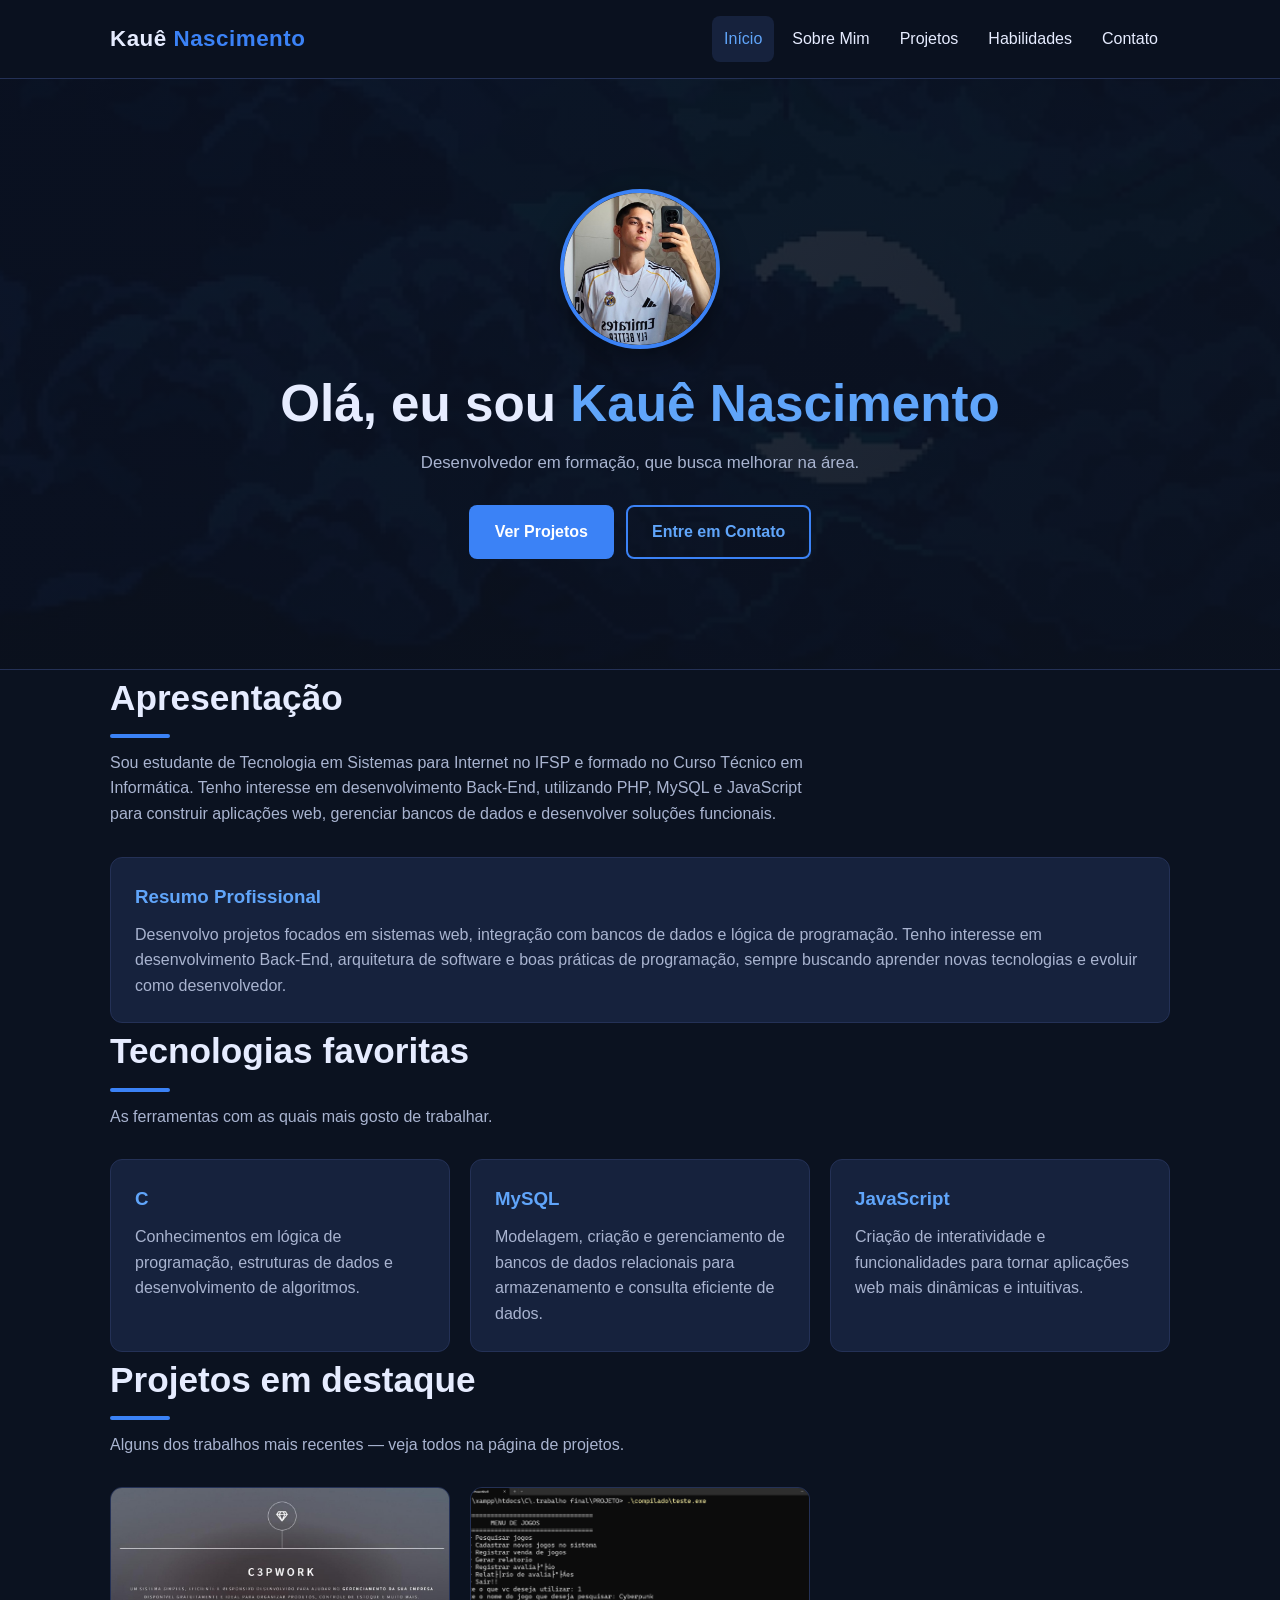
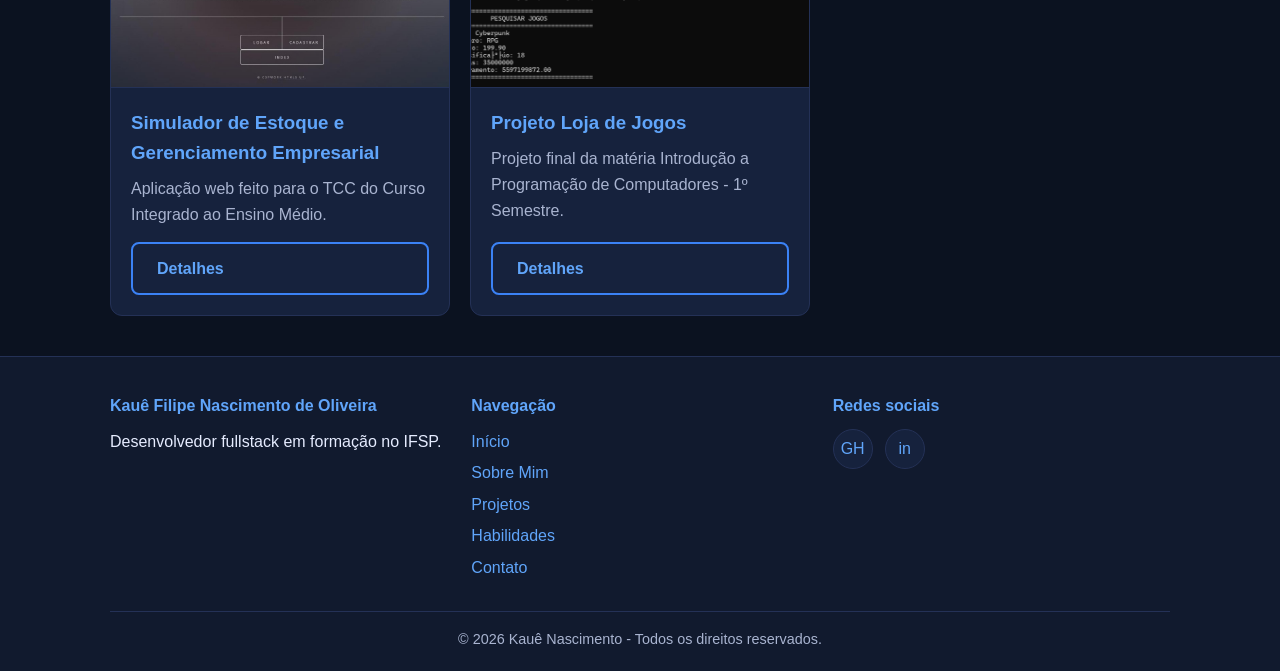
<file: index.html>
<!DOCTYPE html>
<html lang="pt-BR">

<head>
    <meta charset="UTF-8" />
    <meta name="viewport" content="width=device-width, initial-scale=1.0" />
    <meta name="author" content="Seu Nome" />
    <title>Início</title>
    <link rel="stylesheet" href="css/style.css" />
</head>

<body>
    <header class="site-header">
        <nav class="nav" aria-label="Menu principal">
            <a href="index.html" class="logo">Kauê <span>Nascimento</span></a>
            <button class="nav-toggle" aria-label="Abrir menu" aria-expanded="false" aria-controls="menu">☰</button>
            <ul class="nav-menu" id="menu">
                <li><a href="index.html">Início</a></li>
                <li><a href="sobre.html">Sobre Mim</a></li>
                <li><a href="projetos.html">Projetos</a></li>
                <li><a href="habilidades.html">Habilidades</a></li>
                <li><a href="contato.html">Contato</a></li>
            </ul>
        </nav>
    </header>

    <main id="conteudo">
        <section class="hero" aria-labelledby="hero-title">
            <div class="hero-content">
                <img src="img/perfil.jpg" alt="Foto de perfil de Kauê Filipe" class="profile-photo" width="160"
                    height="160" />
                <h1 id="hero-title">Olá, eu sou <span>Kauê Nascimento</span></h1>
                <p>Desenvolvedor em formação, que busca melhorar na área.</p>
                <div class="btn-group">
                    <a href="projetos.html" class="btn btn-primary">Ver Projetos</a>
                    <a href="contato.html" class="btn btn-outline">Entre em Contato</a>
                </div>
            </div>
        </section>

        <section class="container" aria-labelledby="sobre-title">
            <h2 class="section-title" id="sobre-title">Apresentação</h2>
            <p class="section-subtitle">
                Sou estudante de Tecnologia em Sistemas para Internet no IFSP e formado no Curso Técnico em Informática.
                Tenho interesse em desenvolvimento Back-End, utilizando PHP, MySQL e JavaScript para construir
                aplicações web, gerenciar bancos de dados e desenvolver soluções funcionais.
            </p>

            <article class="card fade-in">
                <h3>Resumo Profissional</h3>
                <p>
                    Desenvolvo projetos focados em sistemas web, integração com bancos de dados
                    e lógica de programação. Tenho interesse em desenvolvimento Back-End,
                    arquitetura de software e boas práticas de programação, sempre buscando
                    aprender novas tecnologias e evoluir como desenvolvedor.
                </p>
            </article>
        </section>

        <section class="container" aria-labelledby="techs-title">
            <h2 class="section-title" id="techs-title">Tecnologias favoritas</h2>
            <p class="section-subtitle">As ferramentas com as quais mais gosto de trabalhar.</p>

            <div class="grid grid-3">
                <article class="card">
                    <h3>C</h3>
                    <p>Conhecimentos em lógica de programação, estruturas de dados e
                        desenvolvimento de algoritmos.</p>
                </article>
                <article class="card">
                    <h3>MySQL</h3>
                    <p>Modelagem, criação e gerenciamento de bancos de dados relacionais para armazenamento e consulta
                        eficiente de dados.</p>
                </article>
                <article class="card">
                    <h3>JavaScript</h3>
                    <p>Criação de interatividade e funcionalidades para tornar aplicações web
                        mais dinâmicas e intuitivas.</p>
                </article>
            </div>
        </section>

        <section class="container" aria-labelledby="destaque-title">
            <h2 class="section-title" id="destaque-title">Projetos em destaque</h2>
            <p class="section-subtitle">Alguns dos trabalhos mais recentes — veja todos na página de projetos.</p>

            <div class="grid grid-3">
                <article class="project-card">
                    <img src="img/projeto1.jpeg" alt="Simulador de Estoque e Gerenciamento Empresarial"
                        loading="lazy" />
                    <div class="project-body">
                        <h3>Simulador de Estoque e Gerenciamento Empresarial</h3>
                        <p>Aplicação web feito para o TCC do Curso Integrado ao Ensino Médio.</p>
                        <a href="projetos.html" class="btn btn-outline">Detalhes</a>
                    </div>
                </article>
                <article class="project-card">
                    <img src="img/projeto2.png" alt="Projeto Loja de Jogos" loading="lazy" />
                    <div class="project-body">
                        <h3>Projeto Loja de Jogos</h3>
                        <p>Projeto final da matéria Introdução a Programação de Computadores - 1º Semestre.</p>
                        <a href="projetos.html" class="btn btn-outline">Detalhes</a>
                    </div>
                </article>
            </div>
        </section>
    </main>

    <footer class="site-footer">
        <div class="container">
            <div class="footer-grid">
                <div>
                    <h4>Kauê Filipe Nascimento de Oliveira</h4>
                    <p>Desenvolvedor fullstack em formação no IFSP.</p>
                </div>
                <div>
                    <h4>Navegação</h4>
                    <ul>
                        <li><a href="index.html">Início</a></li>
                        <li><a href="sobre.html">Sobre Mim</a></li>
                        <li><a href="projetos.html">Projetos</a></li>
                        <li><a href="habilidades.html">Habilidades</a></li>
                        <li><a href="contato.html">Contato</a></li>
                    </ul>
                </div>
                <div>
                    <h4>Redes sociais</h4>
                    <div class="social" aria-label="Redes sociais">
                        <a href="https://github.com/kauefilipe-cell" target="_blank" rel="noopener"
                            aria-label="GitHub">GH</a>
                        <a href="https://www.linkedin.com/in/kauêoliveira/" target="_blank" rel="noopener"
                            aria-label="LinkedIn">in</a>
                    </div>
                </div>
            </div>
            <p class="copyright">© 2026 Kauê Nascimento - Todos os direitos reservados.</p>
        </div>
    </footer>

    <button class="to-top" aria-label="Voltar ao topo">↑</button>

    <!-- VLibras -->
    <div vw class="enabled">
        <div vw-access-button class="active"></div>
        <div vw-plugin-wrapper>
            <div class="vw-plugin-top-wrapper"></div>
        </div>
    </div>
    <script src="https://vlibras.gov.br/app/vlibras-plugin.js"></script>
    <script>new window.VLibras.Widget('https://vlibras.gov.br/app');</script>

    <script src="js/script.js"></script>
</body>

</html>
</file>
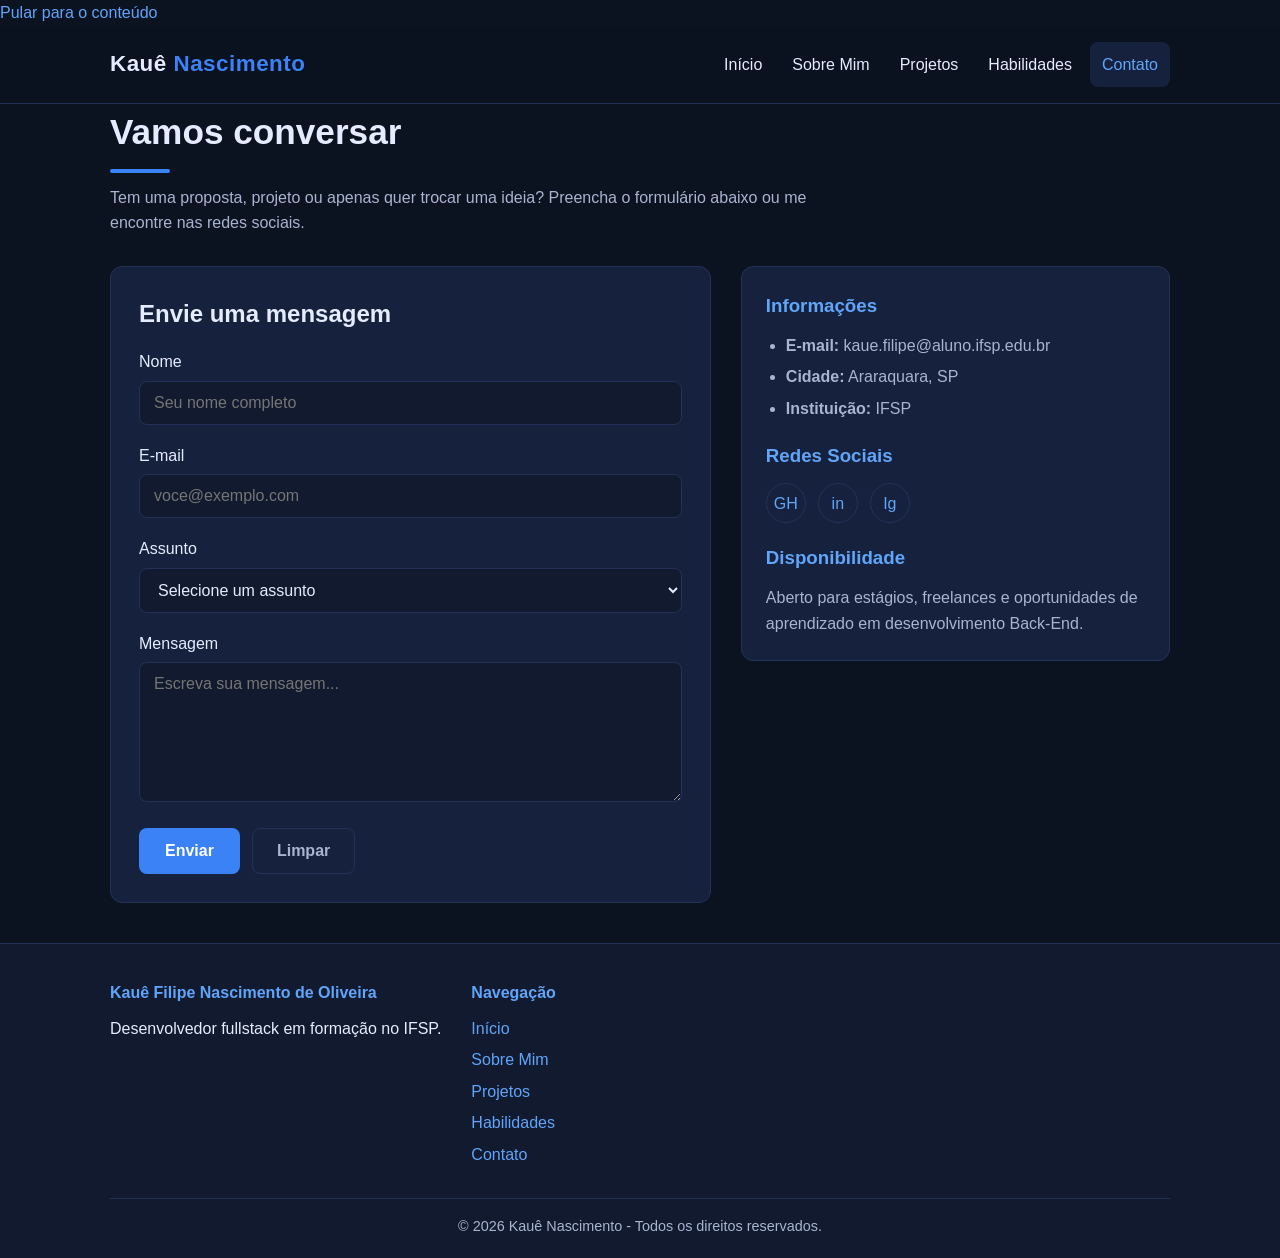
<file: contato.html>
<!DOCTYPE html>
<html lang="pt-BR">

<head>
  <meta charset="UTF-8" />
  <meta name="viewport" content="width=device-width, initial-scale=1.0" />
  <title>Contato</title>
  <link rel="stylesheet" href="css/style.css" />
</head>

<body>
  <a class="skip-link" href="#conteudo">Pular para o conteúdo</a>

  <header class="site-header">
    <nav class="nav" aria-label="Menu principal">
      <a href="index.html" class="logo">Kauê <span>Nascimento</span></a>
      <button class="nav-toggle" aria-label="Abrir menu" aria-expanded="false" aria-controls="menu">☰</button>
      <ul class="nav-menu" id="menu">
        <li><a href="index.html">Início</a></li>
        <li><a href="sobre.html">Sobre Mim</a></li>
        <li><a href="projetos.html">Projetos</a></li>
        <li><a href="habilidades.html">Habilidades</a></li>
        <li><a href="contato.html">Contato</a></li>
      </ul>
    </nav>
  </header>

  <main id="conteudo">
    <section class="container" aria-labelledby="contato-title">
      <h1 class="section-title" id="contato-title">Vamos conversar</h1>
      <p class="section-subtitle">
        Tem uma proposta, projeto ou apenas quer trocar uma ideia?
        Preencha o formulário abaixo ou me encontre nas redes sociais.
      </p>

      <div class="contato-grid">
        <!-- Formulário visual (sem envio real) -->
        <form class="form" aria-labelledby="form-title"
          onsubmit="event.preventDefault(); alert('Formulário apenas visual - nada foi enviado.');">
          <h2 id="form-title" style="margin-bottom: 16px;">Envie uma mensagem</h2>

          <div class="form-group">
            <label for="nome">Nome</label>
            <input type="text" id="nome" name="nome" placeholder="Seu nome completo" required />
          </div>

          <div class="form-group">
            <label for="email">E-mail</label>
            <input type="email" id="email" name="email" placeholder="voce@exemplo.com" required />
          </div>

          <div class="form-group">
            <label for="assunto">Assunto</label>
            <select id="assunto" name="assunto" required>
              <option value="">Selecione um assunto</option>
              <option value="proposta">Proposta de trabalho</option>
              <option value="parceria">Parceria</option>
              <option value="duvida">Dúvida sobre projetos</option>
              <option value="outro">Outro</option>
            </select>
          </div>

          <div class="form-group">
            <label for="mensagem">Mensagem</label>
            <textarea id="mensagem" name="mensagem" placeholder="Escreva sua mensagem..." required></textarea>
          </div>

          <div class="form-actions">
            <button type="submit" class="btn btn-primary">Enviar</button>
            <button type="reset" class="btn btn-clear">Limpar</button>
          </div>
        </form>

        <!-- Informações de contato -->
        <aside class="about-side" aria-label="Informações de contato">
          <h3>Informações</h3>
          <ul>
            <li><strong>E-mail:</strong> kaue.filipe@aluno.ifsp.edu.br</li>
            <li><strong>Cidade:</strong> Araraquara, SP</li>
            <li><strong>Instituição:</strong> IFSP</li>
          </ul>

          <h3 style="margin-top:20px;">Redes Sociais</h3>
          <div class="social">
            <a href="https://github.com/kauefilipe-cell" target="_blank" rel="noopener" aria-label="GitHub">GH</a>
            <a href="https://www.linkedin.com/in/kauêoliveira/" target="_blank" rel="noopener"
              aria-label="LinkedIn">in</a>
            <a href="https://www.instagram.com/kau.eu_/" target="_blank" rel="noopener" aria-label="Instagram">Ig</a>
          </div>

          <h3 style="margin-top:20px;">Disponibilidade</h3>
          <p style="color: var(--text-muted);">
            Aberto para estágios, freelances e oportunidades de aprendizado em
            desenvolvimento Back-End.
          </p>
        </aside>
      </div>
    </section>
  </main>

  <footer class="site-footer">
    <div class="container">
      <div class="footer-grid">
        <div>
          <h4>Kauê Filipe Nascimento de Oliveira</h4>
          <p>Desenvolvedor fullstack em formação no IFSP.</p>
        </div>
        <div>
          <h4>Navegação</h4>
          <ul>
            <li><a href="index.html">Início</a></li>
            <li><a href="sobre.html">Sobre Mim</a></li>
            <li><a href="projetos.html">Projetos</a></li>
            <li><a href="habilidades.html">Habilidades</a></li>
            <li><a href="contato.html">Contato</a></li>
          </ul>
        </div>
        <!--<div>
                    <h4>Redes sociais</h4>
                    <div class="social" aria-label="Redes sociais">
                        <a href="https://github.com/kauefilipe-cell" target="_blank" rel="noopener" aria-label="GitHub">GH</a>
                        <a href="https://www.linkedin.com/in/kauêoliveira/" target="_blank" rel="noopener" aria-label="LinkedIn">in</a>
                    </div>
                </div>-->
      </div>
      <p class="copyright">© 2026 Kauê Nascimento - Todos os direitos reservados.</p>
    </div>
  </footer>

  <button class="to-top" aria-label="Voltar ao topo">↑</button>

  <div vw class="enabled">
    <div vw-access-button class="active"></div>
    <div vw-plugin-wrapper>
      <div class="vw-plugin-top-wrapper"></div>
    </div>
  </div>
  <script src="https://vlibras.gov.br/app/vlibras-plugin.js"></script>
  <script>new window.VLibras.Widget('https://vlibras.gov.br/app');</script>
  <script src="js/script.js"></script>
</body>

</html>
</file>
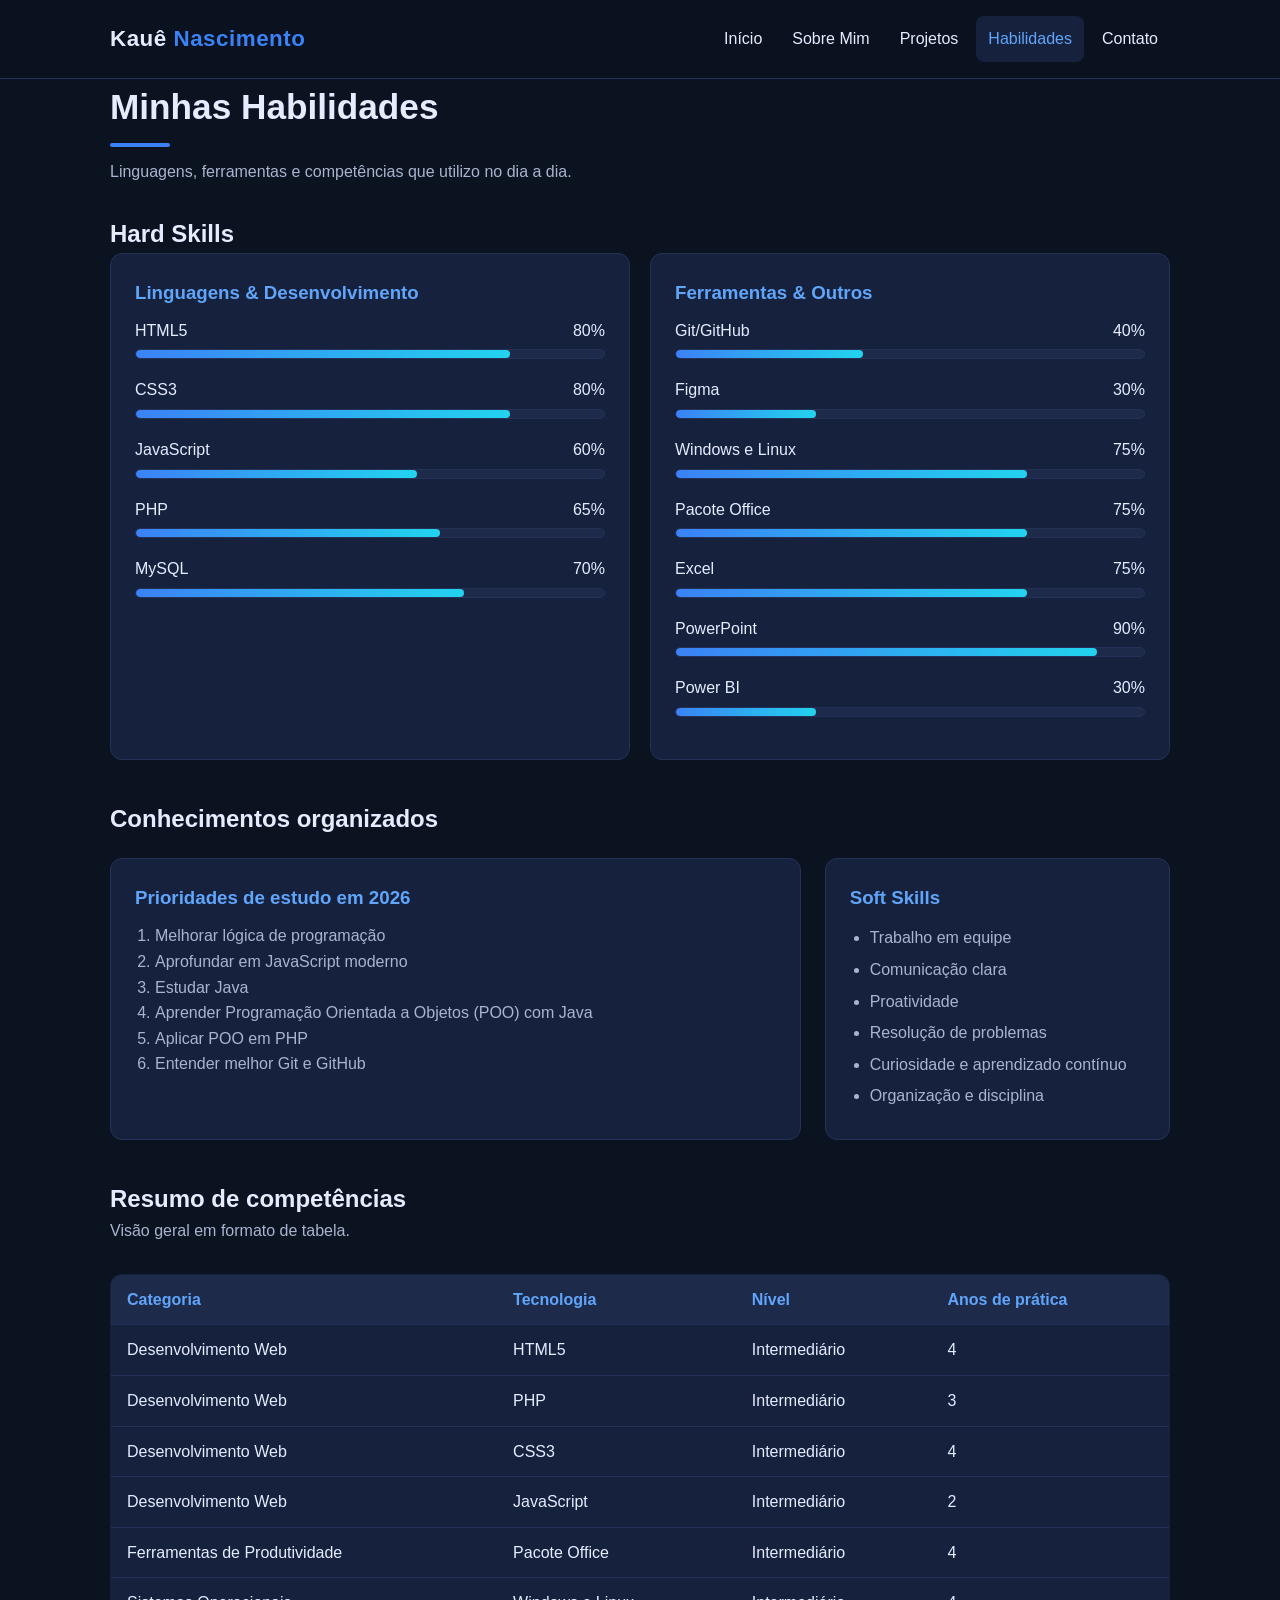
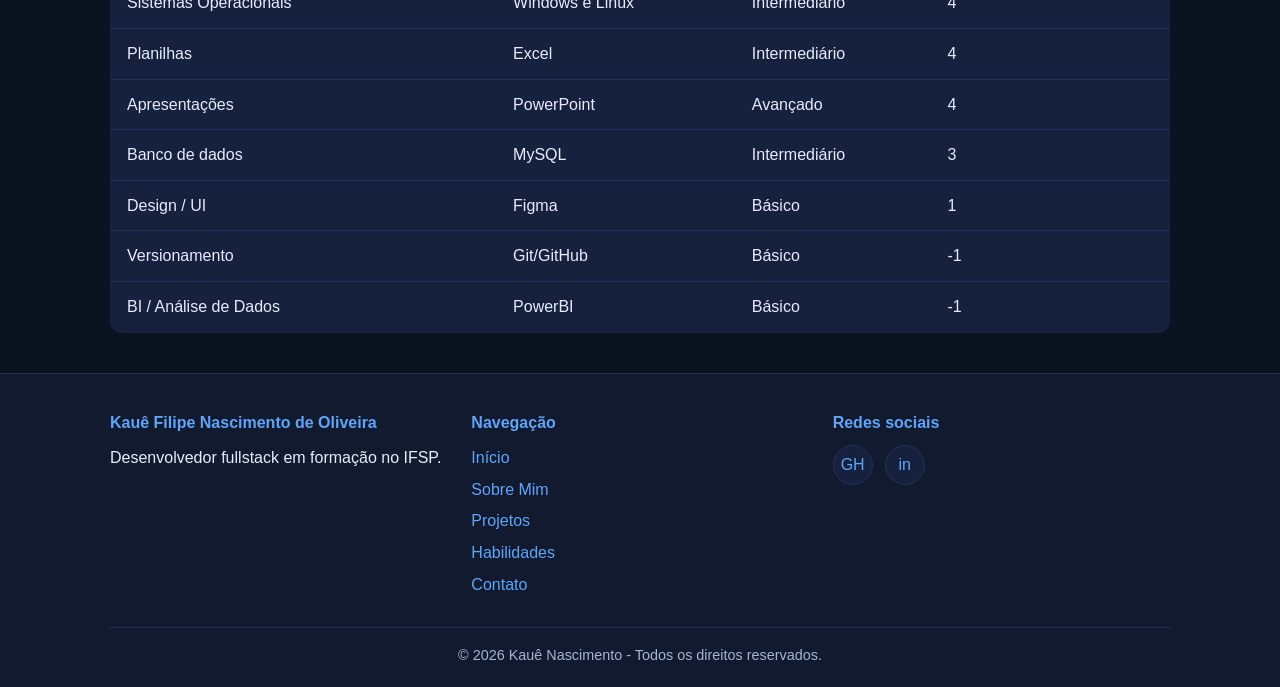
<file: habilidades.html>
<!DOCTYPE html>
<html lang="pt-BR">

<head>
  <meta charset="UTF-8" />
  <meta name="viewport" content="width=device-width, initial-scale=1.0" />
  <title>Habilidades</title>
  <link rel="stylesheet" href="css/style.css" />
</head>

<body>
  <header class="site-header">
    <nav class="nav" aria-label="Menu principal">
      <a href="index.html" class="logo">Kauê <span>Nascimento</span></a>
      <button class="nav-toggle" aria-label="Abrir menu" aria-expanded="false" aria-controls="menu">☰</button>
      <ul class="nav-menu" id="menu">
        <li><a href="index.html">Início</a></li>
        <li><a href="sobre.html">Sobre Mim</a></li>
        <li><a href="projetos.html">Projetos</a></li>
        <li><a href="habilidades.html">Habilidades</a></li>
        <li><a href="contato.html">Contato</a></li>
      </ul>
    </nav>
  </header>

  <main id="conteudo">
    <section class="container" aria-labelledby="hab-title">
      <h1 class="section-title" id="hab-title">Minhas Habilidades</h1>
      <p class="section-subtitle">
        Linguagens, ferramentas e competências que utilizo no dia a dia.
      </p>

      <!-- Hard skills com barras de progresso -->
      <h2 style="margin-top:20px;">Hard Skills</h2>
      <div class="grid">
        <div class="card">
          <h3>Linguagens & Desenvolvimento</h3>

          <div class="skill">
            <div class="skill-label"><span>HTML5</span><span>80%</span></div>
            <div class="skill-bar">
              <div class="skill-fill" style="width:80%;"></div>
            </div>
          </div>

          <div class="skill">
            <div class="skill-label"><span>CSS3</span><span>80%</span></div>
            <div class="skill-bar">
              <div class="skill-fill" style="width:80%;"></div>
            </div>
          </div>

          <div class="skill">
            <div class="skill-label"><span>JavaScript</span><span>60%</span></div>
            <div class="skill-bar">
              <div class="skill-fill" style="width:60%;"></div>
            </div>
          </div>

          <div class="skill">
            <div class="skill-label"><span>PHP</span><span>65%</span></div>
            <div class="skill-bar">
              <div class="skill-fill" style="width:65%;"></div>
            </div>
          </div>

          <div class="skill">
            <div class="skill-label"><span>MySQL</span><span>70%</span></div>
            <div class="skill-bar">
              <div class="skill-fill" style="width:70%;"></div>
            </div>
          </div>
        </div>

        <div class="card">
          <h3>Ferramentas & Outros</h3>

          <div class="skill">
            <div class="skill-label"><span>Git/GitHub</span><span>40%</span></div>
            <div class="skill-bar">
              <div class="skill-fill" style="width:40%;"></div>
            </div>
          </div>

          <div class="skill">
            <div class="skill-label"><span>Figma</span><span>30%</span></div>
            <div class="skill-bar">
              <div class="skill-fill" style="width:30%;"></div>
            </div>
          </div>

          <div class="skill">
            <div class="skill-label"><span>Windows e Linux</span><span>75%</span></div>
            <div class="skill-bar">
              <div class="skill-fill" style="width:75%;"></div>
            </div>
          </div>

          <div class="skill">
            <div class="skill-label"><span>Pacote Office</span><span>75%</span></div>
            <div class="skill-bar">
              <div class="skill-fill" style="width:75%;"></div>
            </div>
          </div>

          <div class="skill">
            <div class="skill-label"><span>Excel</span><span>75%</span></div>
            <div class="skill-bar">
              <div class="skill-fill" style="width:75%;"></div>
            </div>
          </div>

          <div class="skill">
            <div class="skill-label"><span>PowerPoint</span><span>90%</span></div>
            <div class="skill-bar">
              <div class="skill-fill" style="width:90%;"></div>
            </div>
          </div>

          <div class="skill">
            <div class="skill-label"><span>Power BI</span><span>30%</span></div>
            <div class="skill-bar">
              <div class="skill-fill" style="width:30%;"></div>
            </div>
          </div>
        </div>
      </div>

      <!-- Listas -->
      <h2 style="margin-top:40px;">Conhecimentos organizados</h2>
      <div class="about-grid" style="margin-top:20px;">
        <article class="card">
          <h3>Prioridades de estudo em 2026</h3>
          <ol style="padding-left:20px; color: var(--text-muted);">
            <li>Melhorar lógica de programação</li>
            <li>Aprofundar em JavaScript moderno</li>
            <li>Estudar Java</li>
            <li>Aprender Programação Orientada a Objetos (POO) com Java</li>
            <li>Aplicar POO em PHP</li>
            <li>Entender melhor Git e GitHub</li>
          </ol>
        </article>

        <aside class="about-side">
          <h3>Soft Skills</h3>
          <ul>
            <li>Trabalho em equipe</li>
            <li>Comunicação clara</li>
            <li>Proatividade</li>
            <li>Resolução de problemas</li>
            <li>Curiosidade e aprendizado contínuo</li>
            <li>Organização e disciplina</li>
          </ul>
        </aside>
      </div>

      <!-- Tabela -->
      <h2 style="margin-top:40px;">Resumo de competências</h2>
      <p class="section-subtitle">Visão geral em formato de tabela.</p>

      <table class="tabela" aria-label="Resumo de competências por categoria">
        <thead>
          <tr>
            <th scope="col">Categoria</th>
            <th scope="col">Tecnologia</th>
            <th scope="col">Nível</th>
            <th scope="col">Anos de prática</th>
          </tr>
        </thead>
        <tbody>
          <tr>
            <td>Desenvolvimento Web</td>
            <td>HTML5</td>
            <td>Intermediário</td>
            <td>4</td>
          </tr>
          <tr>
            <td>Desenvolvimento Web</td>
            <td>PHP</td>
            <td>Intermediário</td>
            <td>3</td>
          </tr>
          <tr>
            <td>Desenvolvimento Web</td>
            <td>CSS3</td>
            <td>Intermediário</td>
            <td>4</td>
          </tr>
          <tr>
            <td>Desenvolvimento Web</td>
            <td>JavaScript</td>
            <td>Intermediário</td>
            <td>2</td>
          </tr>

          <tr>
            <td>Ferramentas de Produtividade</td>
            <td>Pacote Office</td>
            <td>Intermediário</td>
            <td>4</td>
          </tr>

          <tr>
            <td>Sistemas Operacionais</td>
            <td>Windows e Linux</td>
            <td>Intermediário</td>
            <td>4</td>
          </tr>

          <tr>
            <td>Planilhas</td>
            <td>Excel</td>
            <td>Intermediário</td>
            <td>4</td>
          </tr>

          <tr>
            <td>Apresentações</td>
            <td>PowerPoint</td>
            <td>Avançado</td>
            <td>4</td>
          </tr>

          <tr>
            <td>Banco de dados</td>
            <td>MySQL</td>
            <td>Intermediário</td>
            <td>3</td>
          </tr>

          <tr>
            <td>Design / UI</td>
            <td>Figma</td>
            <td>Básico</td>
            <td>1</td>
          </tr>

          <tr>
            <td>Versionamento</td>
            <td>Git/GitHub</td>
            <td>Básico</td>
            <td>-1</td>
          </tr>

          <tr>
            <td>BI / Análise de Dados</td>
            <td>PowerBI</td>
            <td>Básico</td>
            <td>-1</td>
          </tr>
        </tbody>
      </table>
    </section>
  </main>

  <footer class="site-footer">
    <div class="container">
      <div class="footer-grid">
        <div>
          <h4>Kauê Filipe Nascimento de Oliveira</h4>
          <p>Desenvolvedor fullstack em formação no IFSP.</p>
        </div>
        <div>
          <h4>Navegação</h4>
          <ul>
            <li><a href="index.html">Início</a></li>
            <li><a href="sobre.html">Sobre Mim</a></li>
            <li><a href="projetos.html">Projetos</a></li>
            <li><a href="habilidades.html">Habilidades</a></li>
            <li><a href="contato.html">Contato</a></li>
          </ul>
        </div>
        <div>
          <h4>Redes sociais</h4>
          <div class="social" aria-label="Redes sociais">
            <a href="https://github.com/kauefilipe-cell" target="_blank" rel="noopener" aria-label="GitHub">GH</a>
            <a href="https://www.linkedin.com/in/kauêoliveira/" target="_blank" rel="noopener"
              aria-label="LinkedIn">in</a>
          </div>
        </div>
      </div>
      <p class="copyright">© 2026 Kauê Nascimento - Todos os direitos reservados.</p>
    </div>
  </footer>

  <button class="to-top" aria-label="Voltar ao topo">↑</button>

  <div vw class="enabled">
    <div vw-access-button class="active"></div>
    <div vw-plugin-wrapper>
      <div class="vw-plugin-top-wrapper"></div>
    </div>
  </div>
  <script src="https://vlibras.gov.br/app/vlibras-plugin.js"></script>
  <script>new window.VLibras.Widget('https://vlibras.gov.br/app');</script>
  <script src="js/script.js"></script>
</body>

</html>
</file>
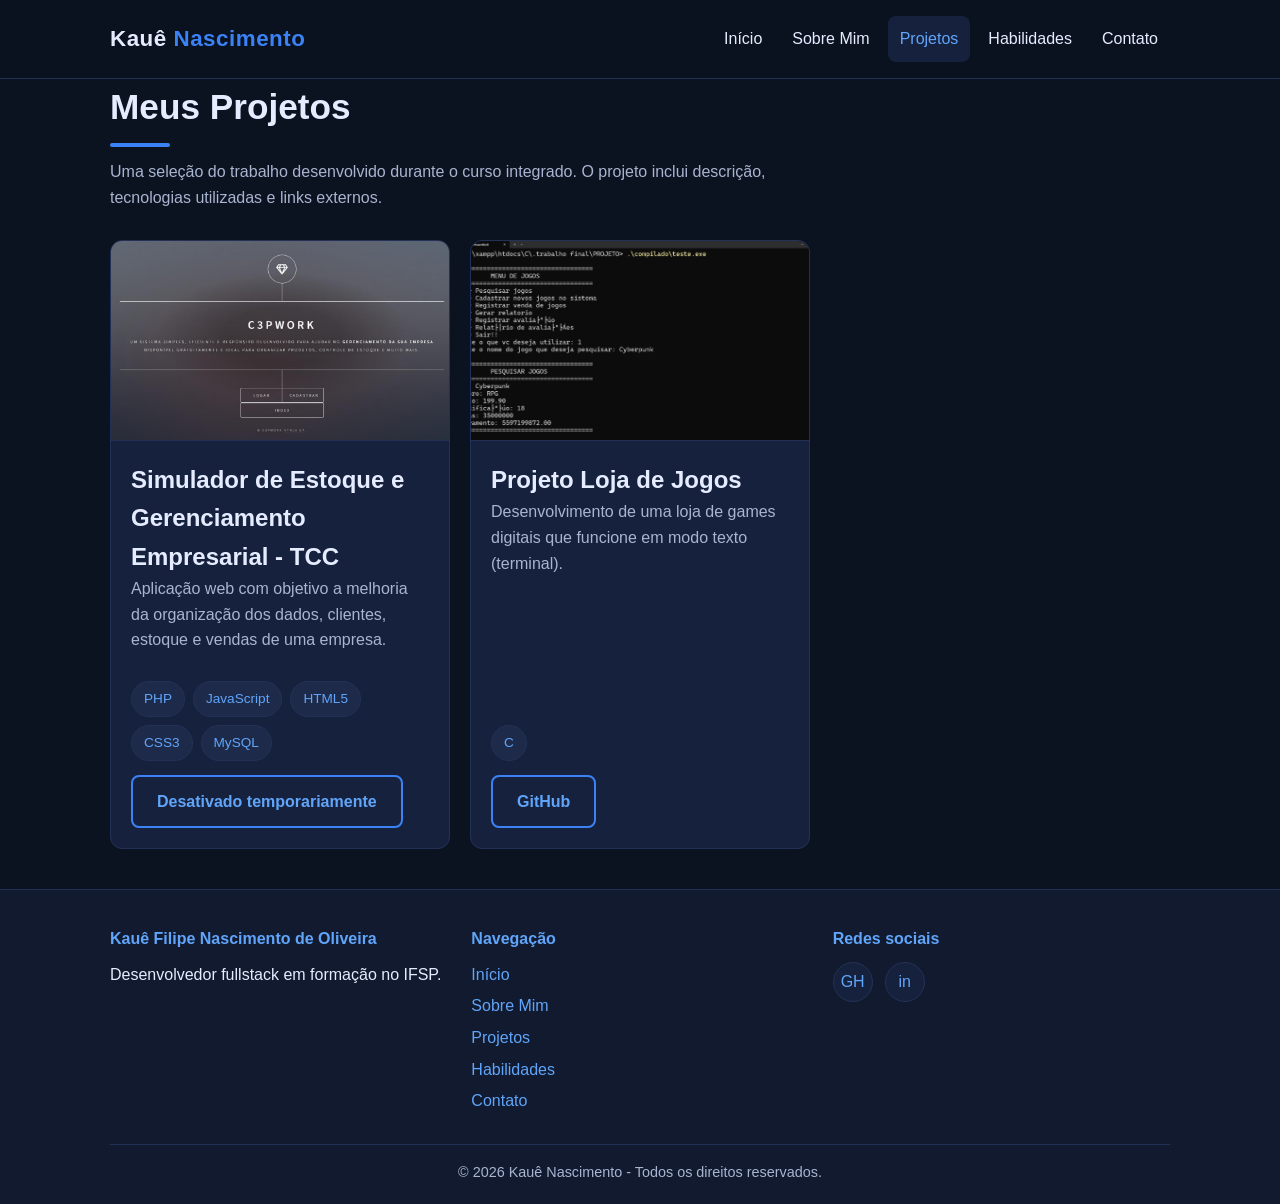
<file: projetos.html>
<!DOCTYPE html>
<html lang="pt-BR">

<head>
  <meta charset="UTF-8" />
  <meta name="viewport" content="width=device-width, initial-scale=1.0" />
  <title>Projetos</title>
  <link rel="stylesheet" href="css/style.css" />
</head>

<body>
  <header class="site-header">
    <nav class="nav" aria-label="Menu principal">
      <a href="index.html" class="logo">Kauê <span>Nascimento</span></a>
      <button class="nav-toggle" aria-label="Abrir menu" aria-expanded="false" aria-controls="menu">☰</button>
      <ul class="nav-menu" id="menu">
        <li><a href="index.html">Início</a></li>
        <li><a href="sobre.html">Sobre Mim</a></li>
        <li><a href="projetos.html">Projetos</a></li>
        <li><a href="habilidades.html">Habilidades</a></li>
        <li><a href="contato.html">Contato</a></li>
      </ul>
    </nav>
  </header>

  <main id="conteudo">
    <section class="container" aria-labelledby="proj-title">
      <h1 class="section-title" id="proj-title">Meus Projetos</h1>
      <p class="section-subtitle">
        Uma seleção do trabalho desenvolvido durante o curso integrado.
        O projeto inclui descrição, tecnologias utilizadas e links externos.
      </p>

      <div class="grid grid-3">
        <article class="project-card">
          <img src="img/projeto1.jpeg" alt="Simulador de Estoque e Gerenciamento Empresarial" loading="lazy" />
          <div class="project-body">
            <h2>Simulador de Estoque e Gerenciamento Empresarial - TCC</h2>
            <p>Aplicação web com objetivo a melhoria da organização dos dados, clientes, estoque e vendas de uma
              empresa.</p>
            <ul class="tech-list">
              <li>PHP</li>
              <li>JavaScript</li>
              <li>HTML5</li>
              <li>CSS3</li>
              <li>MySQL</li>
            </ul>
            <div class="project-links">
              <a href="#" target="" rel="noopener" class="btn btn-outline">Desativado temporariamente</a>
            </div>
          </div>
        </article>

        <article class="project-card">
          <img src="img/projeto2.png" alt="Projeto Loja de Jogos" loading="lazy" />
          <div class="project-body">
            <h2>Projeto Loja de Jogos</h2>
            <p>Desenvolvimento de uma loja de games digitais que funcione
              em modo texto (terminal).</p>
            <ul class="tech-list">
              <li>C</li>
            </ul>
            <div class="project-links">
              <a href="https://github.com/kauefilipe-cell/Projeto-Loja-de-Jogos/blob/main/PROJETOAtualizadoFinal3.zip"
                target="_blank" rel="noopener" class="btn btn-outline">GitHub</a>
            </div>
          </div>
        </article>

        <!--<h2 class="section-title" style="margin-top:60px;">Demonstração em vídeo</h2>
      <p class="section-subtitle">Veja abaixo um exemplo em vídeo de um dos projetos.</p>
      <div class="video-wrapper">
        <iframe src="https://www.youtube.com/embed/dQw4w9WgXcQ" title="Demonstração de projeto"
          allow="accelerometer; autoplay; clipboard-write; encrypted-media; gyroscope; picture-in-picture"
          allowfullscreen></iframe>
      </div>-->
    </section>
  </main>

  <footer class="site-footer">
    <div class="container">
      <div class="footer-grid">
        <div>
          <h4>Kauê Filipe Nascimento de Oliveira</h4>
          <p>Desenvolvedor fullstack em formação no IFSP.</p>
        </div>
        <div>
          <h4>Navegação</h4>
          <ul>
            <li><a href="index.html">Início</a></li>
            <li><a href="sobre.html">Sobre Mim</a></li>
            <li><a href="projetos.html">Projetos</a></li>
            <li><a href="habilidades.html">Habilidades</a></li>
            <li><a href="contato.html">Contato</a></li>
          </ul>
        </div>
        <div>
          <h4>Redes sociais</h4>
          <div class="social" aria-label="Redes sociais">
            <a href="https://github.com/kauefilipe-cell" target="_blank" rel="noopener" aria-label="GitHub">GH</a>
            <a href="https://www.linkedin.com/in/kauêoliveira/" target="_blank" rel="noopener"
              aria-label="LinkedIn">in</a>
          </div>
        </div>
      </div>
      <p class="copyright">© 2026 Kauê Nascimento - Todos os direitos reservados.</p>
    </div>
  </footer>

  <button class="to-top" aria-label="Voltar ao topo">↑</button>

  <div vw class="enabled">
    <div vw-access-button class="active"></div>
    <div vw-plugin-wrapper>
      <div class="vw-plugin-top-wrapper"></div>
    </div>
  </div>
  <script src="https://vlibras.gov.br/app/vlibras-plugin.js"></script>
  <script>new window.VLibras.Widget('https://vlibras.gov.br/app');</script>
  <script src="js/script.js"></script>
</body>

</html>
</file>
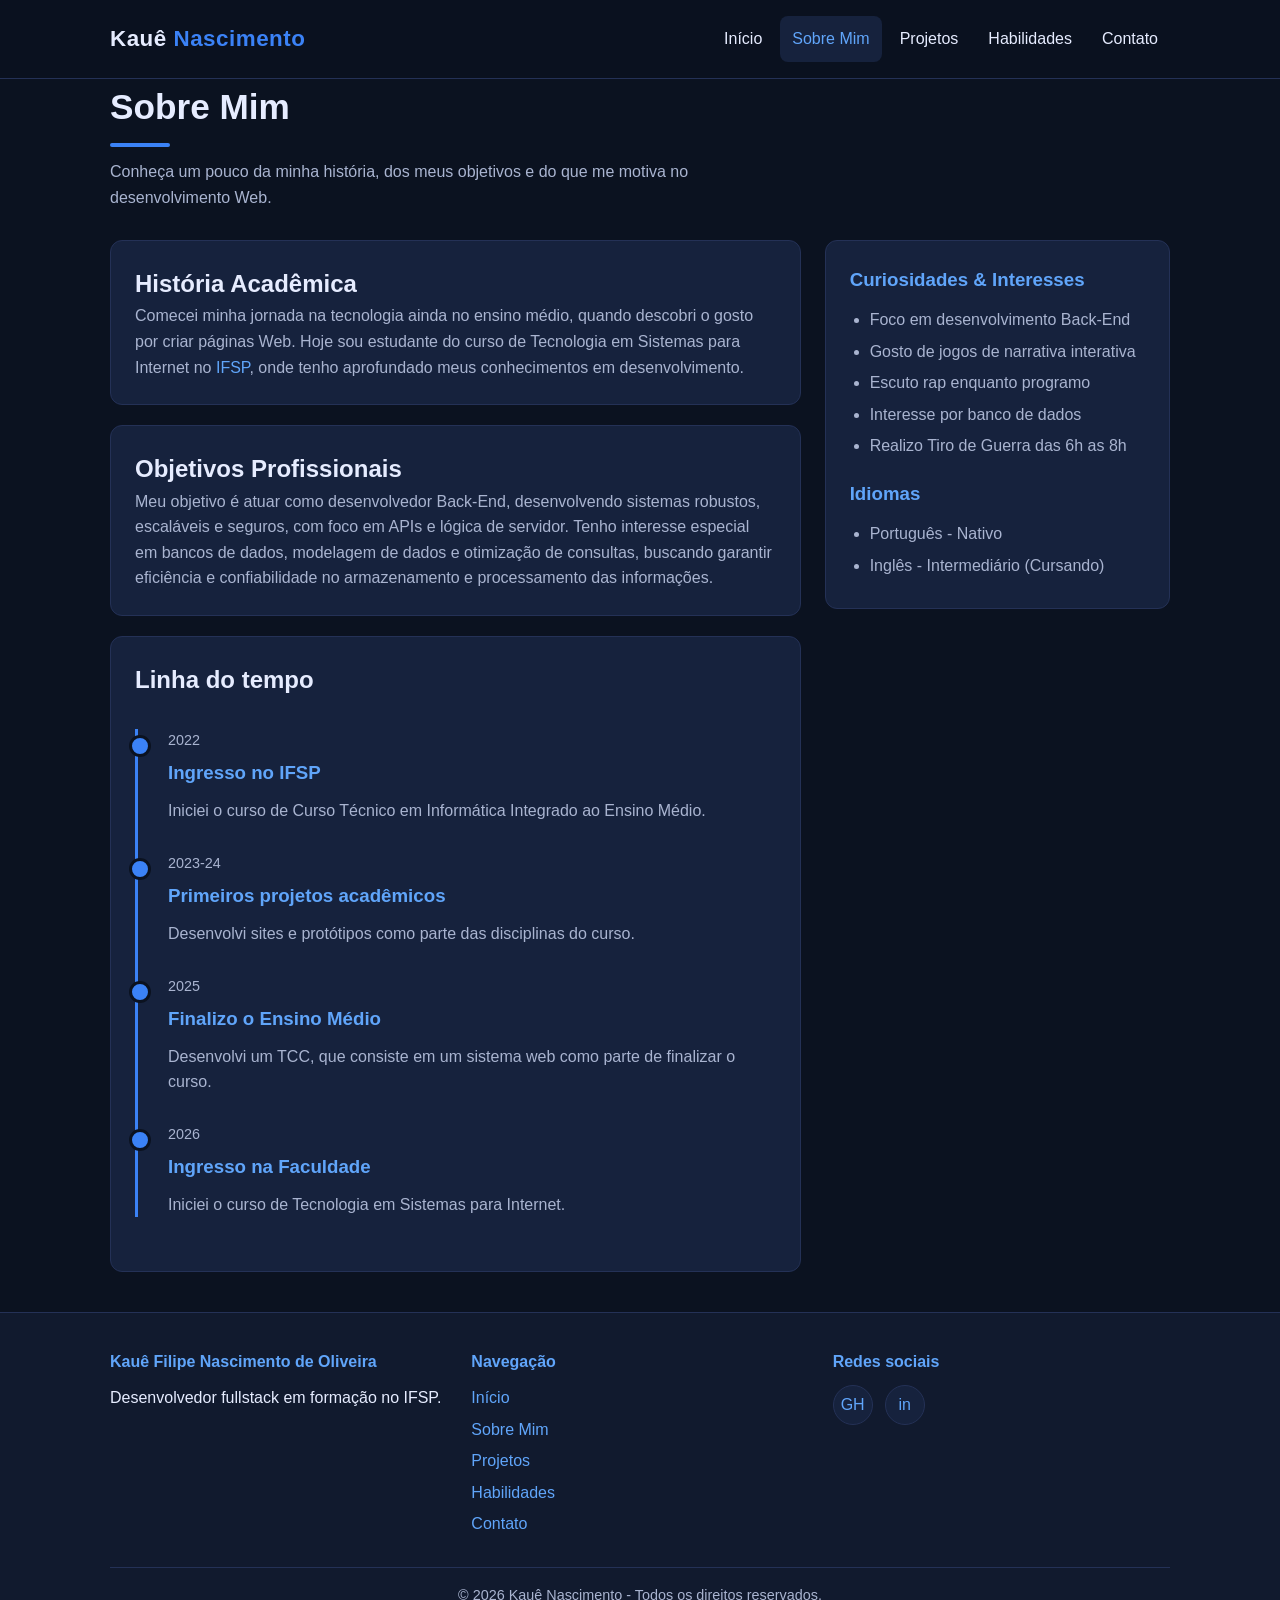
<file: sobre.html>
<!DOCTYPE html>
<html lang="pt-BR">

<head>
  <meta charset="UTF-8" />
  <meta name="viewport" content="width=device-width, initial-scale=1.0" />
  <title>Sobre Mim</title>
  <link rel="stylesheet" href="css/style.css" />
</head>

<body>
  <header class="site-header">
    <nav class="nav" aria-label="Menu principal">
      <a href="index.html" class="logo">Kauê <span>Nascimento</span></a>
      <button class="nav-toggle" aria-label="Abrir menu" aria-expanded="false" aria-controls="menu">☰</button>
      <ul class="nav-menu" id="menu">
        <li><a href="index.html">Início</a></li>
        <li><a href="sobre.html">Sobre Mim</a></li>
        <li><a href="projetos.html">Projetos</a></li>
        <li><a href="habilidades.html">Habilidades</a></li>
        <li><a href="contato.html">Contato</a></li>
      </ul>
    </nav>
  </header>

  <main id="conteudo">
    <section class="container" aria-labelledby="sobre-title">
      <h1 class="section-title" id="sobre-title">Sobre Mim</h1>
      <p class="section-subtitle">
        Conheça um pouco da minha história, dos meus objetivos e do que me motiva no
        desenvolvimento Web.
      </p>

      <div class="about-grid" style="margin-top: 28px;">
        <div>
          <article id="historia" class="card fade-in">
            <h2>História Acadêmica</h2>
            <p>
              Comecei minha jornada na tecnologia ainda no ensino médio, quando descobri o
              gosto por criar páginas Web. Hoje sou estudante do curso de Tecnologia em Sistemas para Internet no
              <a href="https://www.ifsp.edu.br" target="_blank" rel="noopener">IFSP</a>,
              onde tenho aprofundado meus conhecimentos em desenvolvimento.
            </p>
          </article>

          <article id="objetivos" class="card fade-in" style="margin-top:20px;">
            <h2>Objetivos Profissionais</h2>
            <p>
              Meu objetivo é atuar como desenvolvedor Back-End, desenvolvendo sistemas robustos, escaláveis e seguros,
              com foco em APIs e lógica de servidor. Tenho interesse especial em bancos de dados, modelagem de dados e
              otimização de consultas, buscando garantir eficiência e confiabilidade no armazenamento e processamento
              das informações.
            </p>
          </article>

          <article id="trajetoria" class="card fade-in" style="margin-top:20px;">
            <h2>Linha do tempo</h2>
            <div class="timeline">
              <div class="timeline-item">
                <time>2022</time>
                <h3>Ingresso no IFSP</h3>
                <p>Iniciei o curso de Curso Técnico em Informática Integrado ao Ensino Médio.</p>
              </div>
              <div class="timeline-item">
                <time>2023-24</time>
                <h3>Primeiros projetos acadêmicos</h3>
                <p>Desenvolvi sites e protótipos como parte das disciplinas do curso.</p>
              </div>
              <div class="timeline-item">
                <time>2025</time>
                <h3>Finalizo o Ensino Médio</h3>
                <p>Desenvolvi um TCC, que consiste em um sistema web como parte de finalizar o curso.</p>
              </div>
              <div class="timeline-item">
                <time>2026</time>
                <h3>Ingresso na Faculdade</h3>
                <p>Iniciei o curso de Tecnologia em Sistemas para Internet.</p>
              </div>
            </div>
          </article>
        </div>

        <aside class="about-side" id="curiosidades" aria-labelledby="curiosidades-title">
          <h3 id="curiosidades-title">Curiosidades & Interesses</h3>
          <ul>
            <li>Foco em desenvolvimento Back-End</li>
            <li>Gosto de jogos de narrativa interativa</li>
            <li>Escuto rap enquanto programo</li>
            <li>Interesse por banco de dados</li>
            <li>Realizo Tiro de Guerra das 6h as 8h</li>
          </ul>

          <h3 style="margin-top:20px;">Idiomas</h3>
          <ul>
            <li>Português - Nativo</li>
            <li>Inglês - Intermediário (Cursando)</li>
          </ul>
        </aside>
      </div>
    </section>
  </main>

  <footer class="site-footer">
    <div class="container">
      <div class="footer-grid">
        <div>
          <h4>Kauê Filipe Nascimento de Oliveira</h4>
          <p>Desenvolvedor fullstack em formação no IFSP.</p>
        </div>
        <div>
          <h4>Navegação</h4>
          <ul>
            <li><a href="index.html">Início</a></li>
            <li><a href="sobre.html">Sobre Mim</a></li>
            <li><a href="projetos.html">Projetos</a></li>
            <li><a href="habilidades.html">Habilidades</a></li>
            <li><a href="contato.html">Contato</a></li>
          </ul>
        </div>
        <div>
          <h4>Redes sociais</h4>
          <div class="social" aria-label="Redes sociais">
            <a href="https://github.com/kauefilipe-cell" target="_blank" rel="noopener" aria-label="GitHub">GH</a>
            <a href="https://www.linkedin.com/in/kauêoliveira/" target="_blank" rel="noopener"
              aria-label="LinkedIn">in</a>
          </div>
        </div>
      </div>
      <p class="copyright">© 2026 Kauê Nascimento - Todos os direitos reservados.</p>
    </div>
  </footer>

  <button class="to-top" aria-label="Voltar ao topo">↑</button>

  <div vw class="enabled">
    <div vw-access-button class="active"></div>
    <div vw-plugin-wrapper>
      <div class="vw-plugin-top-wrapper"></div>
    </div>
  </div>
  <script src="https://vlibras.gov.br/app/vlibras-plugin.js"></script>
  <script>new window.VLibras.Widget('https://vlibras.gov.br/app');</script>
  <script src="js/script.js"></script>
</body>

</html>
</file>
<file: css/style.css>
* {
  margin: 0;
  padding: 0;
  box-sizing: border-box;
}

/* Variáveis */
:root {
  --bg: #0b1220;
  --bg-alt: #111a2e;
  --surface: #16223d;
  --surface-2: #1d2a4a;
  --border: #243156;
  --text: #e6ecff;
  --text-muted: #a9b4d0;
  --primary: #3b82f6;
  --primary-2: #60a5fa;
  --primary-dark: #1d4ed8;
  --accent: #22d3ee;
  --danger: #ef4444;
  --radius: 12px;
  --shadow: 0 10px 30px rgba(0, 0, 0, 0.35);
  --transition: 0.25s ease;
  --container: 1100px;
}

/* Base do site */
html {
  scroll-behavior: smooth;
}

body {
  font-family: 'Segoe UI', Tahoma, Geneva, Verdana, sans-serif;
  background: var(--bg);
  color: var(--text);
  line-height: 1.6;
  min-height: 100vh;
  display: flex;
  flex-direction: column;
}

img {
  max-width: 100%;
  display: block;
}

a {
  color: var(--primary-2);
  text-decoration: none;
  transition: color var(--transition);
}

a:hover,
a:focus {
  color: var(--accent);
}

:focus-visible {
  outline: 3px solid var(--accent);
  outline-offset: 3px;
  border-radius: 4px;
}

/* Container */
.container {
  width: 100%;
  max-width: var(--container);
  margin: 0 auto;
  padding: 0 20px;
}

/* HEADER  */
.site-header {
  position: sticky;
  top: 0;
  z-index: 100;
  background: rgba(11, 18, 32, 0.92);
  backdrop-filter: blur(8px);
  border-bottom: 1px solid var(--border);
}

.nav {
  display: flex;
  align-items: center;
  justify-content: space-between;
  padding: 16px 20px;
  max-width: var(--container);
  margin: 0 auto;
}

.logo {
  font-size: 1.4rem;
  font-weight: 700;
  color: var(--text);
  letter-spacing: 0.5px;
}

.logo span {
  color: var(--primary);
}

.nav-toggle {
  background: transparent;
  border: 1px solid var(--border);
  color: var(--text);
  width: 42px;
  height: 42px;
  border-radius: 8px;
  font-size: 1.4rem;
  cursor: pointer;
  display: flex;
  align-items: center;
  justify-content: center;
}

.nav-menu {
  display: none;
  list-style: none;
  flex-direction: column;
  gap: 4px;
  width: 100%;
  padding: 16px 20px;
  background: var(--bg-alt);
  border-top: 1px solid var(--border);
}

.nav-menu.open {
  display: flex;
}

.nav-menu a {
  display: block;
  padding: 10px 12px;
  border-radius: 8px;
  color: var(--text);
  font-weight: 500;
}

.nav-menu a:hover,
.nav-menu a.active {
  background: var(--surface);
  color: var(--primary-2);
}

/* SECTIONS */
main {
  flex: 1;
}

section {
  padding: 60px 0;
}

.section-title {
  font-size: 1.8rem;
  margin-bottom: 12px;
  color: var(--text);
}

.section-title::after {
  content: '';
  display: block;
  width: 60px;
  height: 4px;
  background: var(--primary);
  border-radius: 4px;
  margin-top: 8px;
}

.section-subtitle {
  color: var(--text-muted);
  margin-bottom: 30px;
  max-width: 700px;
}

/* HOME */
.hero {
  position: relative;
  background:
    linear-gradient(135deg, rgba(11, 18, 32, 0.85), rgba(11, 18, 32, 0.95)),
    url('../img/banner.jpg') center/cover no-repeat;
  padding: 80px 20px;
  text-align: center;
  border-bottom: 1px solid var(--border);
}

.hero-content {
  max-width: 800px;
  margin: 0 auto;
  animation: fadeUp 0.9s ease both;
}

.hero h1 {
  font-size: 2.2rem;
  margin-bottom: 16px;
  line-height: 1.2;
}

.hero h1 span {
  color: var(--primary-2);
}

.hero p {
  color: var(--text-muted);
  font-size: 1.05rem;
  margin-bottom: 28px;
}

.profile-photo {
  width: 160px;
  height: 160px;
  border-radius: 50%;
  margin: 0 auto 24px;
  object-fit: cover;
  border: 4px solid var(--primary);
  box-shadow: var(--shadow);
}

.btn-group {
  display: flex;
  gap: 12px;
  justify-content: center;
  flex-wrap: wrap;
}

.btn {
  display: inline-block;
  padding: 12px 24px;
  border-radius: 8px;
  font-weight: 600;
  border: 2px solid transparent;
  cursor: pointer;
  transition: transform var(--transition), background var(--transition), color var(--transition);
  font-size: 1rem;
}

.btn-primary {
  background: var(--primary);
  color: #fff;
}

.btn-primary:hover {
  background: var(--primary-dark);
  transform: translateY(-2px);
  color: #fff;
}

.btn-outline {
  background: transparent;
  color: var(--primary-2);
  border-color: var(--primary);
}

.btn-outline:hover {
  background: var(--primary);
  color: #fff;
  transform: translateY(-2px);
}

/* GRID DE CARDS */
.grid {
  display: grid;
  gap: 20px;
  grid-template-columns: 1fr;
}

.card {
  background: var(--surface);
  border: 1px solid var(--border);
  border-radius: var(--radius);
  padding: 24px;
  transition: transform var(--transition), border-color var(--transition), box-shadow var(--transition);
}

.card:hover {
  transform: translateY(-4px);
  border-color: var(--primary);
  box-shadow: var(--shadow);
}

.card h3 {
  margin-bottom: 10px;
  color: var(--primary-2);
}

.card p {
  color: var(--text-muted);
}

/* Tech tags */
.tech-list {
  display: flex;
  flex-wrap: wrap;
  gap: 8px;
  list-style: none;
  margin-top: 14px;
}

.tech-list li {
  background: var(--surface-2);
  color: var(--primary-2);
  padding: 6px 12px;
  border-radius: 999px;
  font-size: 0.85rem;
  border: 1px solid var(--border);
}

/* PROJETOS */
.project-card {
  background: var(--surface);
  border: 1px solid var(--border);
  border-radius: var(--radius);
  overflow: hidden;
  display: flex;
  flex-direction: column;
  transition: transform var(--transition), box-shadow var(--transition);
}

.project-card:hover {
  transform: translateY(-6px);
  box-shadow: var(--shadow);
}

.project-card img {
  width: 100%;
  height: 200px;
  object-fit: cover;
  border-bottom: 1px solid var(--border);
}

.project-body {
  padding: 20px;
  flex: 1;
  display: flex;
  flex-direction: column;
}

.project-body h3 {
  color: var(--primary-2);
  margin-bottom: 8px;
}

.project-body p {
  color: var(--text-muted);
  margin-bottom: 14px;
  flex: 1;
}

.project-links {
  display: flex;
  gap: 10px;
  margin-top: 14px;
}

/* SOBRE */
.timeline {
  position: relative;
  margin: 30px 0;
  padding-left: 30px;
  border-left: 3px solid var(--primary);
}

.timeline-item {
  position: relative;
  margin-bottom: 28px;
}

.timeline-item::before {
  content: '';
  position: absolute;
  left: -39px;
  top: 6px;
  width: 16px;
  height: 16px;
  background: var(--primary);
  border-radius: 50%;
  border: 3px solid var(--bg);
}

.timeline-item h3 {
  color: var(--primary-2);
}

.timeline-item time {
  color: var(--text-muted);
  font-size: 0.9rem;
  display: block;
  margin-bottom: 6px;
}

/* Layout sobre com aside */
.about-grid {
  display: grid;
  gap: 24px;
  grid-template-columns: 1fr;
}

aside.about-side {
  background: var(--surface);
  border: 1px solid var(--border);
  border-radius: var(--radius);
  padding: 24px;
  height: fit-content;
}

aside.about-side h3 {
  color: var(--primary-2);
  margin-bottom: 12px;
}

aside.about-side ul {
  list-style: disc;
  padding-left: 20px;
  color: var(--text-muted);
}

aside.about-side ul li {
  margin-bottom: 6px;
}

/* HABILIDADES */
.skill {
  margin-bottom: 18px;
}

.skill-label {
  display: flex;
  justify-content: space-between;
  margin-bottom: 6px;
  font-weight: 500;
}

.skill-bar {
  width: 100%;
  height: 10px;
  background: var(--surface-2);
  border-radius: 999px;
  overflow: hidden;
  border: 1px solid var(--border);
}

.skill-fill {
  height: 100%;
  background: linear-gradient(90deg, var(--primary), var(--accent));
  border-radius: 999px;
  animation: fillBar 1.4s ease forwards;
  transform-origin: left;
}

@keyframes fillBar {
  from {
    transform: scaleX(0);
  }

  to {
    transform: scaleX(1);
  }
}

/* Tabela */
.tabela {
  width: 100%;
  border-collapse: collapse;
  margin-top: 20px;
  background: var(--surface);
  border-radius: var(--radius);
  overflow: hidden;
  border: 1px solid var(--border);
}

.tabela th,
.tabela td {
  padding: 12px 16px;
  text-align: left;
  border-bottom: 1px solid var(--border);
}

.tabela th {
  background: var(--surface-2);
  color: var(--primary-2);
}

.tabela tr:last-child td {
  border-bottom: none;
}

.tabela tr:hover td {
  background: rgba(59, 130, 246, 0.08);
}

/* FORMULÁRIO */
.contato-grid {
  display: grid;
  gap: 30px;
  grid-template-columns: 1fr;
}

.form {
  background: var(--surface);
  border: 1px solid var(--border);
  border-radius: var(--radius);
  padding: 28px;
}

.form-group {
  margin-bottom: 18px;
}

.form-group label {
  display: block;
  margin-bottom: 6px;
  font-weight: 500;
}

.form-group input,
.form-group select,
.form-group textarea {
  width: 100%;
  background: var(--bg-alt);
  color: var(--text);
  border: 1px solid var(--border);
  border-radius: 8px;
  padding: 12px 14px;
  font-size: 1rem;
  font-family: inherit;
  transition: border-color var(--transition), box-shadow var(--transition);
}

.form-group textarea {
  min-height: 140px;
  resize: vertical;
}

.form-group input:focus,
.form-group select:focus,
.form-group textarea:focus {
  border-color: var(--primary);
  outline: none;
  box-shadow: 0 0 0 3px rgba(59, 130, 246, 0.25);
}

.form-actions {
  display: flex;
  gap: 12px;
  flex-wrap: wrap;
}

.btn-clear {
  background: transparent;
  color: var(--text-muted);
  border: 1px solid var(--border);
}

.btn-clear:hover {
  background: var(--surface-2);
  color: var(--text);
}

/* Vídeo */
/*.video-wrapper {
  position: relative;
  padding-bottom: 56.25%;
  height: 0;
  border-radius: var(--radius);
  overflow: hidden;
  border: 1px solid var(--border);
  margin-top: 20px;
}

.video-wrapper iframe {
  position: absolute;
  top: 0;
  left: 0;
  width: 100%;
  height: 100%;
  border: 0;
}*/

/* FOOTER */
.site-footer {
  background: var(--bg-alt);
  border-top: 1px solid var(--border);
  padding: 36px 0 20px;
  margin-top: 40px;
  text-align: center;
}

.footer-grid {
  display: grid;
  gap: 24px;
  grid-template-columns: 1fr;
  margin-bottom: 24px;
  text-align: left;
}

.footer-grid h4 {
  color: var(--primary-2);
  margin-bottom: 10px;
}

.footer-grid ul {
  list-style: none;
}

.footer-grid ul li {
  margin-bottom: 6px;
}

.social {
  display: flex;
  gap: 12px;
  flex-wrap: wrap;
}

.social a {
  display: inline-flex;
  align-items: center;
  justify-content: center;
  width: 40px;
  height: 40px;
  background: var(--surface);
  border: 1px solid var(--border);
  border-radius: 50%;
  color: var(--primary-2);
  transition: transform var(--transition), background var(--transition), color var(--transition);
}

.social a:hover {
  background: var(--primary);
  color: #fff;
  transform: translateY(-3px);
}

.copyright {
  border-top: 1px solid var(--border);
  padding-top: 16px;
  color: var(--text-muted);
  font-size: 0.9rem;
}

/* VOLTAR AO TOPO */
.to-top {
  position: fixed;
  bottom: 24px;
  right: 24px;
  width: 46px;
  height: 46px;
  background: var(--primary);
  color: #fff;
  border-radius: 50%;
  border: none;
  cursor: pointer;
  font-size: 1.2rem;
  box-shadow: var(--shadow);
  opacity: 0;
  pointer-events: none;
  transition: opacity var(--transition), transform var(--transition);
  z-index: 90;
}

.to-top.visible {
  opacity: 1;
  pointer-events: auto;
}

.to-top:hover {
  background: var(--primary-dark);
  transform: translateY(-3px);
}

/* ANIMAÇÕES */
@keyframes fadeUp {
  from {
    opacity: 0;
    transform: translateY(20px);
  }

  to {
    opacity: 1;
    transform: translateY(0);
  }
}

.fade-in {
  animation: fadeUp 0.7s ease both;
}

/* MEDIA QUERIES - Mobile First */

/* Tablet */
@media (min-width: 700px) {
  .grid {
    grid-template-columns: repeat(2, 1fr);
  }

  .hero h1 {
    font-size: 2.8rem;
  }

  .section-title {
    font-size: 2.2rem;
  }

  .footer-grid {
    grid-template-columns: repeat(3, 1fr);
  }

  .about-grid {
    grid-template-columns: 2fr 1fr;
  }

  .contato-grid {
    grid-template-columns: 1.4fr 1fr;
  }
}

/* Desktop */
@media (min-width: 960px) {
  .nav-toggle {
    display: none;
  }

  .nav-menu {
    display: flex;
    flex-direction: row;
    width: auto;
    padding: 0;
    background: transparent;
    border-top: none;
    gap: 6px;
  }

  .grid-3 {
    grid-template-columns: repeat(3, 1fr);
  }

  .hero {
    padding: 110px 20px;
  }

  .hero h1 {
    font-size: 3.2rem;
  }
}
</file>
